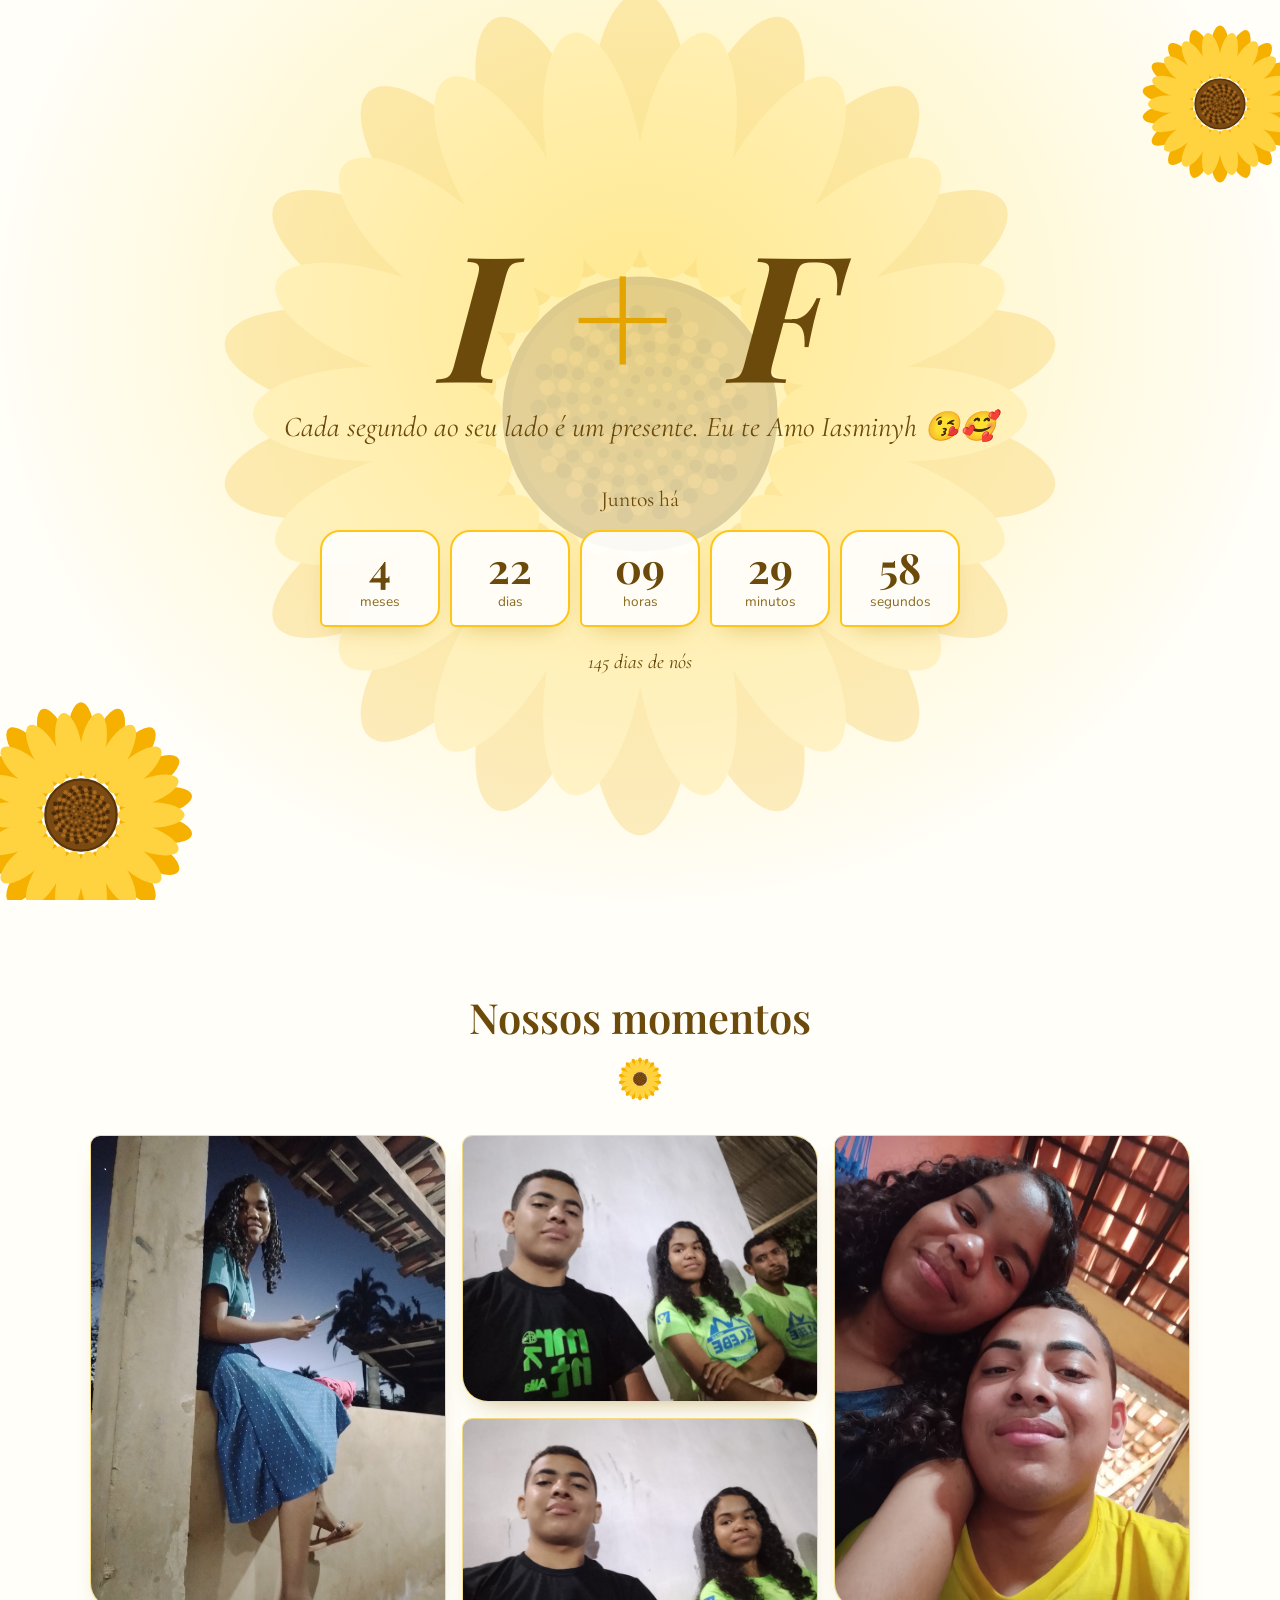
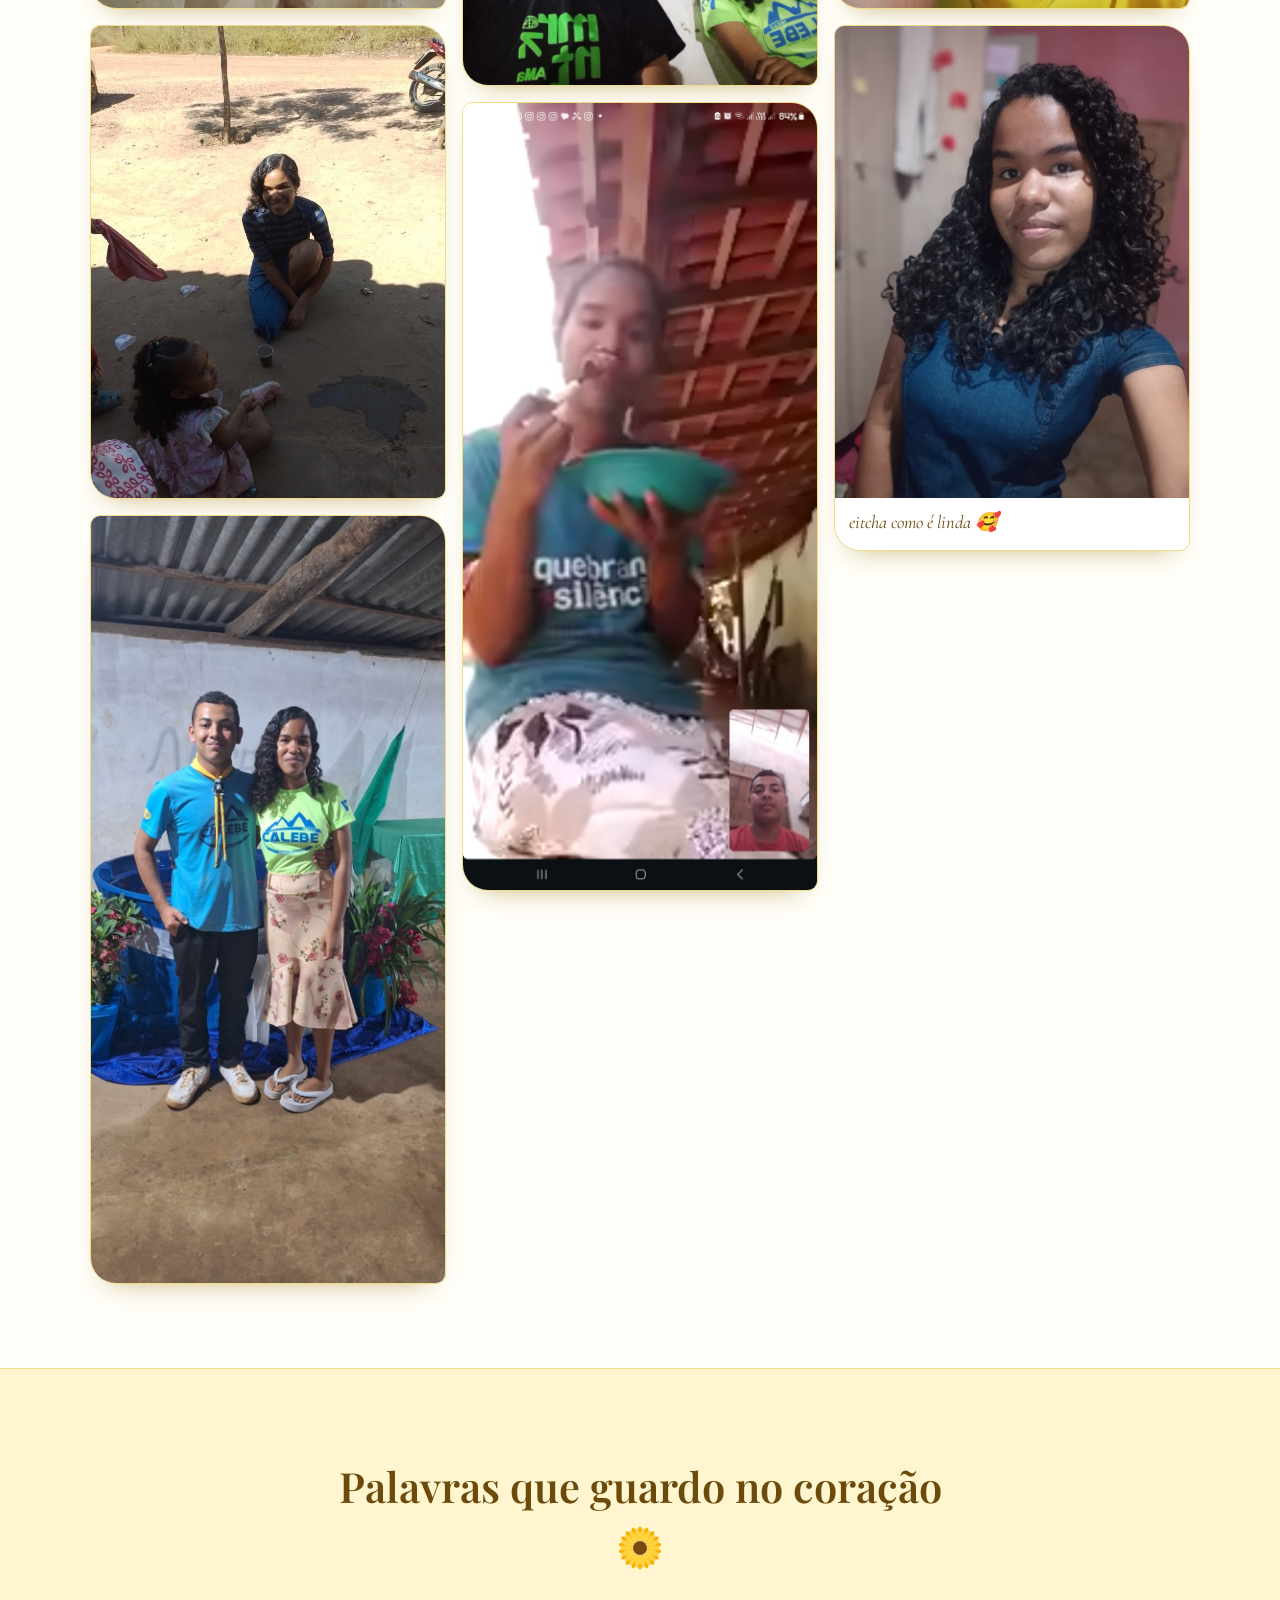
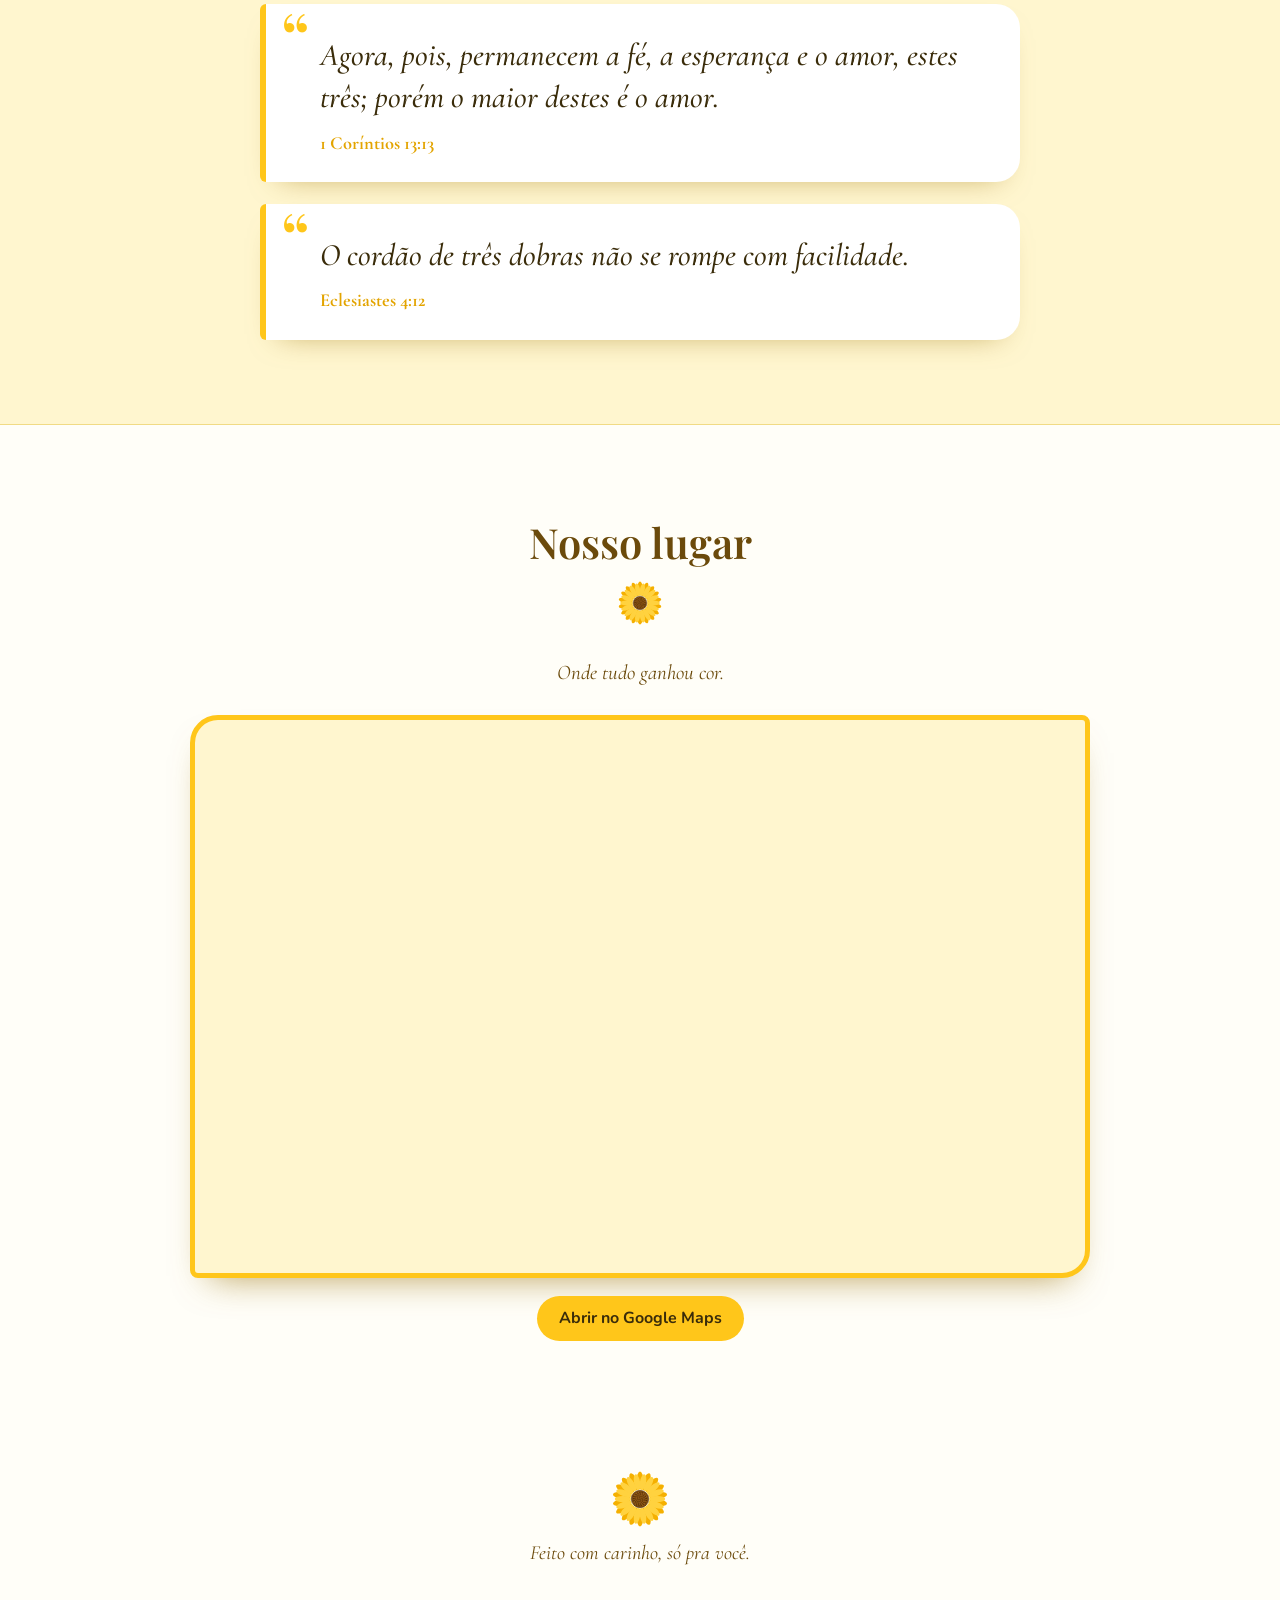
<file: index.html>
<!doctype html>
<html lang="pt-BR">
<head>
<meta charset="utf-8">
<meta name="viewport" content="width=device-width, initial-scale=1">
<title>Nossa História</title>
<meta name="theme-color" content="#FFC61A">
<link rel="preconnect" href="https://fonts.googleapis.com">
<link rel="preconnect" href="https://fonts.gstatic.com" crossorigin>
<link href="https://fonts.googleapis.com/css2?family=Cormorant+Garamond:ital,wght@0,500;0,700;1,500;1,600&family=Nunito:wght@400;700&family=Playfair+Display:ital,wght@0,600;1,700&display=swap" rel="stylesheet">
<link rel="stylesheet" href="assets/style.css">
</head>
<link rel="icon" type="image/png" href="assets/girassol.png">
<body>
<header class="hero">
  <div class="sf sf-bg"></div><div class="sf sf-l"></div><div class="sf sf-r"></div>
  <div class="hero-in">
    <h1 id="title">F + I</h1>
    <p class="subtitle" id="subtitle"></p>
    <p class="counter-label" id="counterLabel"></p>
    <div class="units" id="units" role="timer" aria-live="off"></div>
    <p class="total" id="total"></p>
  </div>
</header>

<section class="block" id="galeria">
  <div class="wrap">
    <h2 id="galleryTitle"></h2><div class="sf divider"></div>
    <div class="gallery" id="gallery"></div>
    <p class="empty" id="galleryEmpty" hidden>As fotos de vocês chegam aqui em breve.</p>
  </div>
</section>

<section class="block verses" id="versiculos">
  <div class="wrap">
    <h2 id="versesTitle"></h2><div class="sf divider"></div>
    <div class="verse-list" id="verses"></div>
  </div>
</section>

<section class="block" id="mapa">
  <div class="wrap">
    <h2 id="mapTitle"></h2><div class="sf divider"></div>
    <p class="lede" id="mapText"></p>
    <div class="map-frame"><iframe id="mapFrame" title="Mapa" loading="lazy" referrerpolicy="no-referrer-when-downgrade" allowfullscreen></iframe></div>
    <a class="map-link" id="mapLink" target="_blank" rel="noopener">Abrir no Google Maps</a>
  </div>
</section>

<footer><div class="sf"></div><span id="footer"></span></footer>

<div class="lightbox" id="lightbox" role="dialog" aria-modal="true" aria-label="Foto ampliada">
  <button class="lb-btn lb-close" id="lbClose" aria-label="Fechar">✕</button>
  <button class="lb-btn lb-prev" id="lbPrev" aria-label="Anterior">‹</button>
  <img id="lbImg" alt=""><p id="lbCap"></p>
  <button class="lb-btn lb-next" id="lbNext" aria-label="Próxima">›</button>
</div>

<script src="assets/common.js"></script>
<script src="assets/site.js"></script>
</body>
</html>
</file>
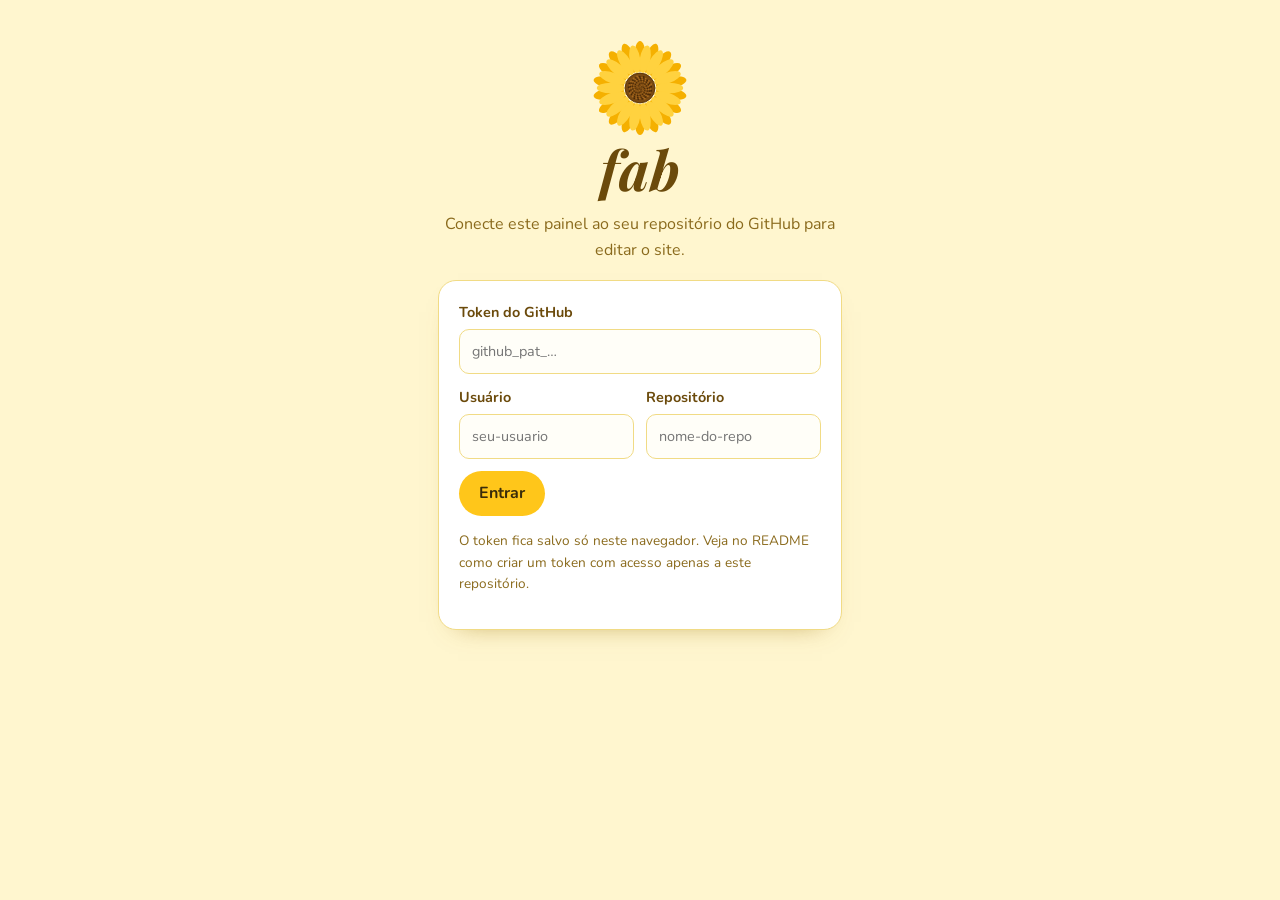
<file: fab/index.html>
<!doctype html>
<html lang="pt-BR">
<head>
<meta charset="utf-8">
<meta name="viewport" content="width=device-width, initial-scale=1">
<meta name="robots" content="noindex,nofollow">
<title>🌻 fab</title>
<link rel="preconnect" href="https://fonts.googleapis.com">
<link rel="preconnect" href="https://fonts.gstatic.com" crossorigin>
<link href="https://fonts.googleapis.com/css2?family=Cormorant+Garamond:ital,wght@0,500;0,700;1,500&family=Nunito:wght@400;700&family=Playfair+Display:ital,wght@0,600;1,700&display=swap" rel="stylesheet">
<link rel="stylesheet" href="../assets/style.css">
<link rel="stylesheet" href="fab.css">
</head>
<body class="fab">

<!-- Entrada -->
<main id="login" class="login">
  <div class="sf login-sf"></div>
  <h1 class="fab-h1">fab</h1>
  <p class="muted">Conecte este painel ao seu repositório do GitHub para editar o site.</p>
  <div class="card">
    <label>Token do GitHub
      <input id="lgToken" type="password" autocomplete="off" placeholder="github_pat_…">
    </label>
    <div class="row2">
      <label>Usuário<input id="lgOwner" placeholder="seu-usuario"></label>
      <label>Repositório<input id="lgRepo" placeholder="nome-do-repo"></label>
    </div>
    <button class="btn" id="lgBtn">Entrar</button>
    <p class="err" id="lgErr" hidden></p>
    <p class="muted small">O token fica salvo só neste navegador. Veja no README como criar um token com acesso apenas a este repositório.</p>
  </div>
</main>

<!-- Painel -->
<div id="app" hidden>
  <header class="bar">
    <strong>🌻 fab</strong>
    <span id="status" class="status" role="status"></span>
    <a class="btn ghost" href="../" target="_blank">Ver site</a>
    <button class="btn" id="saveBtn">Salvar alterações</button>
    <button class="btn ghost" id="logoutBtn">Sair</button>
  </header>

  <main class="panel">
    <section class="card">
      <h2>Título e contador</h2>
      <label>Título<input data-k="title"></label>
      <label>Frase abaixo do título<input data-k="subtitle"></label>
      <div class="row2">
        <label>Texto acima do contador<input data-k="counterLabel"></label>
        <label>Início da contagem<input type="datetime-local" id="start"></label>
      </div>
    </section>

    <section class="card">
      <h2>Fotos</h2>
      <label>Título da seção<input data-k="galleryTitle"></label>
      <label class="drop">
        <input type="file" id="fileInput" accept="image/*" multiple>
        <span>Escolher fotos para enviar</span>
        <small>Qualquer proporção. A foto não é cortada nem esticada.</small>
      </label>
      <div class="photos" id="photoGrid"></div>
      <p class="muted" id="photoEmpty">Nenhuma foto ainda.</p>
    </section>

    <section class="card">
      <h2>Versículos</h2>
      <label>Título da seção<input data-k="versesTitle"></label>
      <div id="verseList"></div>
      <button class="btn ghost" id="addVerse">Adicionar versículo</button>
    </section>

    <section class="card">
      <h2>Mapa</h2>
      <label>Título da seção<input data-k="mapTitle"></label>
      <label>Frase<input data-k="mapText"></label>
      <div class="row2">
        <label>Lugar (nome, endereço ou coordenadas)<input data-k="mapQuery" placeholder="Praça da Matriz, Caxias MA"></label>
        <label>Zoom (1 a 20)<input data-k="mapZoom" type="number" min="1" max="20"></label>
      </div>
      <div class="map-prev"><iframe id="mapPrev" title="Prévia do mapa"></iframe></div>
    </section>

    <section class="card">
      <h2>Rodapé</h2>
      <label>Mensagem final<input data-k="footer"></label>
    </section>
  </main>
</div>

<script src="../assets/common.js"></script>
<script src="fab.js"></script>
</body>
</html>
</file>
<file: assets/style.css>
:root{
  --bg:#FFFEF8; --cream:#FFF6CF; --sun:#FFC61A; --sun-deep:#E3A400; --brown:#6B4A0B; --ink:#3A2C0A; --line:#F1DB85;
  --serif:'Cormorant Garamond',Georgia,serif; --display:'Playfair Display',Georgia,serif; --sans:'Nunito',system-ui,sans-serif;
}
*{box-sizing:border-box}
html{scroll-behavior:smooth}
body{margin:0;background:var(--bg);color:var(--ink);font-family:var(--sans);line-height:1.6;-webkit-font-smoothing:antialiased}
img{max-width:100%}
:focus-visible{outline:3px solid var(--sun-deep);outline-offset:3px}
[hidden]{display:none!important}

.sf svg{width:100%;height:100%;display:block}

/* ---------- Hero ---------- */
.hero{position:relative;min-height:100svh;display:grid;place-items:center;overflow:hidden;padding:56px 20px;text-align:center;
  background:radial-gradient(ellipse at 50% 35%,#FFEFA3 0%,#FFF8D4 38%,var(--bg) 72%)}
.sf-bg{position:absolute;left:50%;top:46%;width:min(128vw,860px);aspect-ratio:1;transform:translate(-50%,-50%);opacity:.2}
.sf-bg svg{animation:spin 160s linear infinite}
.sf-l,.sf-r{position:absolute;aspect-ratio:1}
.sf-l{width:clamp(110px,22vw,230px);left:-34px;bottom:-30px}
.sf-r{width:clamp(80px,15vw,160px);right:-20px;top:24px}
.sf-l svg{animation:sway 9s ease-in-out infinite}
.sf-r svg{animation:sway 11s ease-in-out infinite reverse}
@keyframes spin{to{transform:rotate(360deg)}}
@keyframes sway{0%,100%{transform:rotate(-7deg)}50%{transform:rotate(7deg)}}
@keyframes rise{from{opacity:0;transform:translateY(22px)}to{opacity:1;transform:none}}

.hero-in{position:relative;width:100%;max-width:760px;animation:rise .9s ease-out both}
h1{margin:0;font-family:var(--display);font-style:italic;font-weight:700;font-size:clamp(5rem,26vw,11rem);line-height:1;color:var(--brown);letter-spacing:.01em}
h1 .plus{color:var(--sun-deep);font-style:normal;font-weight:400;margin:0 .06em}
.subtitle{font-family:var(--serif);font-style:italic;font-size:clamp(1.35rem,4.5vw,1.8rem);color:var(--brown);margin:.4rem 0 2rem}
.counter-label{font-family:var(--serif);font-size:1.35rem;margin:0 0 .8rem;color:var(--brown)}
.units{display:grid;grid-template-columns:repeat(auto-fit,minmax(86px,1fr));gap:10px;max-width:640px;margin:0 auto}
.unit{background:rgba(255,255,255,.88);border:2px solid var(--sun);border-radius:20px 20px 20px 6px;padding:12px 6px 10px;box-shadow:0 12px 24px -14px rgba(190,140,0,.55)}
.unit b{display:block;font-family:var(--display);font-size:clamp(1.9rem,7vw,2.6rem);line-height:1.1;color:var(--brown);font-variant-numeric:tabular-nums}
.unit span{font-size:.85rem;color:#8a6a1c}
.total{margin:1.2rem 0 0;font-family:var(--serif);font-style:italic;font-size:1.25rem;color:var(--brown)}

/* ---------- Seções ---------- */
section.block{padding:84px 20px}
.wrap{max-width:1100px;margin:0 auto}
h2{font-family:var(--display);font-weight:600;font-size:clamp(1.8rem,5vw,2.6rem);color:var(--brown);text-align:center;margin:0 0 .4rem}
.divider{width:44px;height:44px;margin:0 auto 34px}
.lede{text-align:center;font-family:var(--serif);font-style:italic;font-size:1.3rem;margin:-.2rem 0 1.6rem;color:var(--brown)}

/* Galeria: colunas mantêm a proporção original de cada foto */
.gallery{columns:3 260px;column-gap:16px}
.gallery figure{break-inside:avoid;margin:0 0 16px;background:#fff;border:1px solid var(--line);border-radius:10px 26px 10px 26px;overflow:hidden;box-shadow:0 14px 28px -18px rgba(150,110,0,.6)}
.gallery button{display:block;width:100%;padding:0;border:0;background:none;cursor:zoom-in}
.gallery img{display:block;width:100%;height:auto}
.gallery figcaption{padding:10px 14px 12px;font-family:var(--serif);font-size:1.15rem;font-style:italic;color:var(--brown)}
.empty{text-align:center;color:#8a6a1c;font-family:var(--serif);font-style:italic;font-size:1.3rem}

.lightbox{position:fixed;inset:0;z-index:50;background:rgba(58,44,10,.92);display:none;align-items:center;justify-content:center;padding:20px}
.lightbox.open{display:flex}
.lightbox img{max-width:92vw;max-height:82vh;object-fit:contain;border-radius:8px;background:#fff}
.lightbox p{position:absolute;bottom:18px;left:0;right:0;margin:0;text-align:center;color:#FFE9A0;font-family:var(--serif);font-size:1.25rem;font-style:italic}
.lb-btn{position:absolute;background:var(--sun);color:var(--ink);border:0;width:46px;height:46px;border-radius:50%;font-size:1.5rem;cursor:pointer}
.lb-close{top:16px;right:16px}.lb-prev{left:14px;top:50%}.lb-next{right:14px;top:50%}

/* Versículos */
.verses{background:var(--cream);border-block:1px solid var(--line)}
.verse-list{display:grid;gap:22px;max-width:760px;margin:0 auto}
.verse{margin:0;position:relative;background:#fff;border-left:6px solid var(--sun);border-radius:6px 24px 24px 6px;padding:30px 28px 24px 54px;box-shadow:0 14px 30px -20px rgba(150,110,0,.6)}
.verse::before{content:'“';position:absolute;left:14px;top:-4px;font-family:var(--display);font-size:4.6rem;color:var(--sun);line-height:1}
.verse p{margin:0;font-family:var(--serif);font-style:italic;font-weight:500;font-size:clamp(1.5rem,4.2vw,1.95rem);line-height:1.35;color:var(--ink)}
.verse cite{display:block;margin-top:10px;font-family:var(--serif);font-style:normal;font-weight:700;font-size:1.15rem;color:var(--sun-deep)}

/* Mapa */
.map-frame{max-width:900px;margin:0 auto;border:5px solid var(--sun);border-radius:28px 8px 28px 8px;overflow:hidden;box-shadow:0 18px 36px -20px rgba(150,110,0,.7);aspect-ratio:16/10;min-height:280px;background:var(--cream)}
.map-frame iframe{width:100%;height:100%;border:0;display:block}
.map-link{display:block;width:max-content;margin:18px auto 0;padding:10px 22px;background:var(--sun);color:var(--ink);font-weight:700;text-decoration:none;border-radius:999px}
.map-link:hover{background:var(--sun-deep)}

footer{padding:46px 20px 60px;text-align:center;font-family:var(--serif);font-style:italic;font-size:1.25rem;color:var(--brown)}
footer .sf{width:56px;height:56px;margin:0 auto 10px}

@media (prefers-reduced-motion:reduce){
  *{animation:none!important;scroll-behavior:auto!important}
}
</file>
<file: fab/fab.css>
body.fab{background:var(--cream);min-height:100vh}
.muted{color:#8a6a1c}.small{font-size:.85rem}
.err{color:#a3220f;background:#fde9e4;border-radius:8px;padding:8px 12px;margin:10px 0 0}

.login{max-width:440px;margin:0 auto;padding:40px 18px;text-align:center}
.login-sf{width:96px;height:96px;margin:0 auto 6px}
.fab-h1{font-size:3.4rem;font-style:italic}

.card{background:#fff;border:1px solid var(--line);border-radius:18px;padding:20px;margin:0 0 18px;text-align:left;box-shadow:0 12px 26px -20px rgba(150,110,0,.7)}
.card h2{text-align:left;font-size:1.5rem;margin:0 0 12px}
label{display:block;font-weight:700;font-size:.9rem;color:var(--brown);margin:0 0 12px}
input,textarea{display:block;width:100%;margin-top:5px;padding:10px 12px;border:1.5px solid var(--line);border-radius:10px;font:inherit;font-weight:400;color:var(--ink);background:#FFFEF8}
input:focus,textarea:focus{outline:none;border-color:var(--sun-deep);box-shadow:0 0 0 3px rgba(255,198,26,.35)}
textarea{min-height:84px;resize:vertical;font-family:var(--serif);font-size:1.15rem}
.row2{display:grid;grid-template-columns:1fr 1fr;gap:12px}
@media (max-width:560px){.row2{grid-template-columns:1fr}}

.btn{font:inherit;font-weight:700;background:var(--sun);color:var(--ink);border:0;border-radius:999px;padding:10px 20px;cursor:pointer;text-decoration:none;display:inline-block}
.btn:hover{background:var(--sun-deep)}
.btn:disabled{opacity:.55;cursor:wait}
.btn.ghost{background:#fff;border:1.5px solid var(--sun)}
.btn.ghost:hover{background:var(--cream)}
.btn.small{padding:6px 12px;font-size:.85rem}
.btn.danger{background:#fff;border:1.5px solid #e2a79d;color:#a3220f}

.bar{position:sticky;top:0;z-index:10;display:flex;flex-wrap:wrap;gap:10px;align-items:center;background:#fff;border-bottom:2px solid var(--sun);padding:10px 16px}
.bar strong{font-family:var(--display);font-size:1.3rem;color:var(--brown)}
.status{flex:1;min-width:120px;font-size:.9rem;color:#8a6a1c}
.status.bad{color:#a3220f}.status.ok{color:#2f7a2f}
.panel{max-width:820px;margin:0 auto;padding:20px 14px 80px}

.drop{border:2px dashed var(--sun);border-radius:14px;padding:18px;text-align:center;cursor:pointer;background:#FFFBE6}
.drop input{display:none}.drop span{display:block;font-size:1.05rem}.drop small{font-weight:400;color:#8a6a1c}
.photos{display:grid;grid-template-columns:repeat(auto-fill,minmax(170px,1fr));gap:12px;margin-top:14px}
.ph{border:1px solid var(--line);border-radius:12px;padding:8px;background:#FFFEF8}
.ph .thumb{height:150px;display:grid;place-items:center;background:var(--cream);border-radius:8px;overflow:hidden}
.ph img{max-width:100%;max-height:150px;object-fit:contain;display:block}
.ph input{margin:8px 0;padding:7px 9px;font-size:.9rem}
.ph .acts{display:flex;gap:6px;justify-content:space-between}
.ph .new{font-size:.75rem;color:#8a6a1c}

.verse-edit{border:1px solid var(--line);border-radius:12px;padding:12px;margin:0 0 12px;background:#FFFEF8}
.verse-edit label{margin-bottom:8px}
.map-prev{aspect-ratio:16/9;border:3px solid var(--sun);border-radius:14px;overflow:hidden}
.map-prev iframe{width:100%;height:100%;border:0}
</file>
